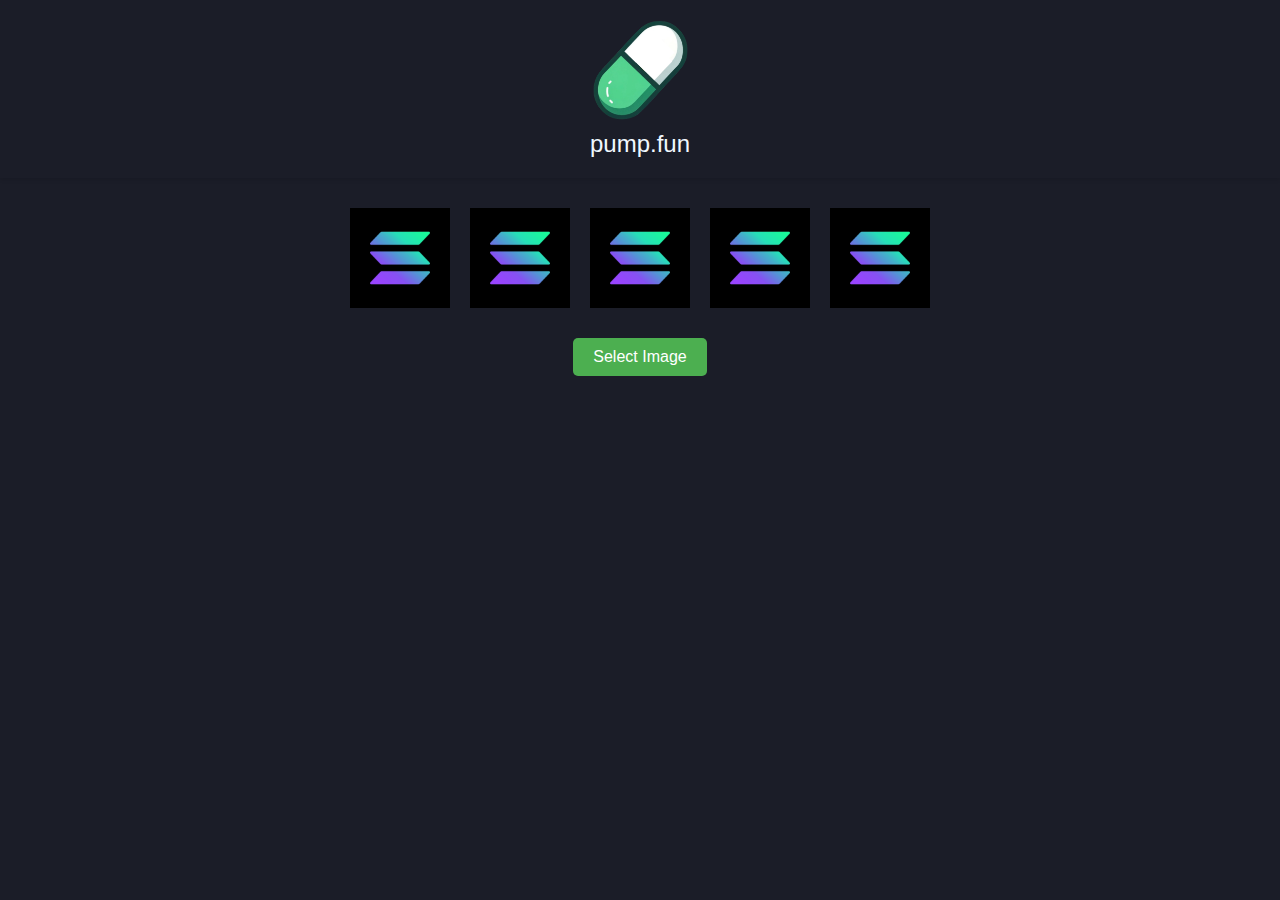
<file: index.html>
<!DOCTYPE html>
<html lang="en">

<head>
    <meta charset="UTF-8">
    <meta name="viewport" content="width=device-width, initial-scale=1.0">
    <title>PUMPWIN</title>
    <link rel="stylesheet" href="style.css">
</head>

<body>
    <header>
        <a href="https://pump.fun/board">
            <img src="img/ppp.png" alt="Logo" class="logo">
        </a>
        <a href="https://pump.fun/board">pump.fun</a>
    </header>
    <div class="image-container">
        <img src="img/5cc0b99a8dd84fbfa4e150d84b5531f2.png" alt="Image 1" class="image">
        <img src="img/5cc0b99a8dd84fbfa4e150d84b5531f2.png" alt="Image 2" class="image">
        <img src="img/5cc0b99a8dd84fbfa4e150d84b5531f2.png" alt="Image 3" class="image">
        <img src="img/5cc0b99a8dd84fbfa4e150d84b5531f2.png" alt="Image 4" class="image">
        <img src="img/5cc0b99a8dd84fbfa4e150d84b5531f2.png" alt="Image 5" class="image">
    </div>
    <button id="selectBtn">Select Image</button>
    <div id="message"></div>
    <audio id="clickSound" src="sound/notification.mp3"></audio> <!-- Add your sound file path here -->

    <script src="script.js"></script>
</body>

</html>
</file>
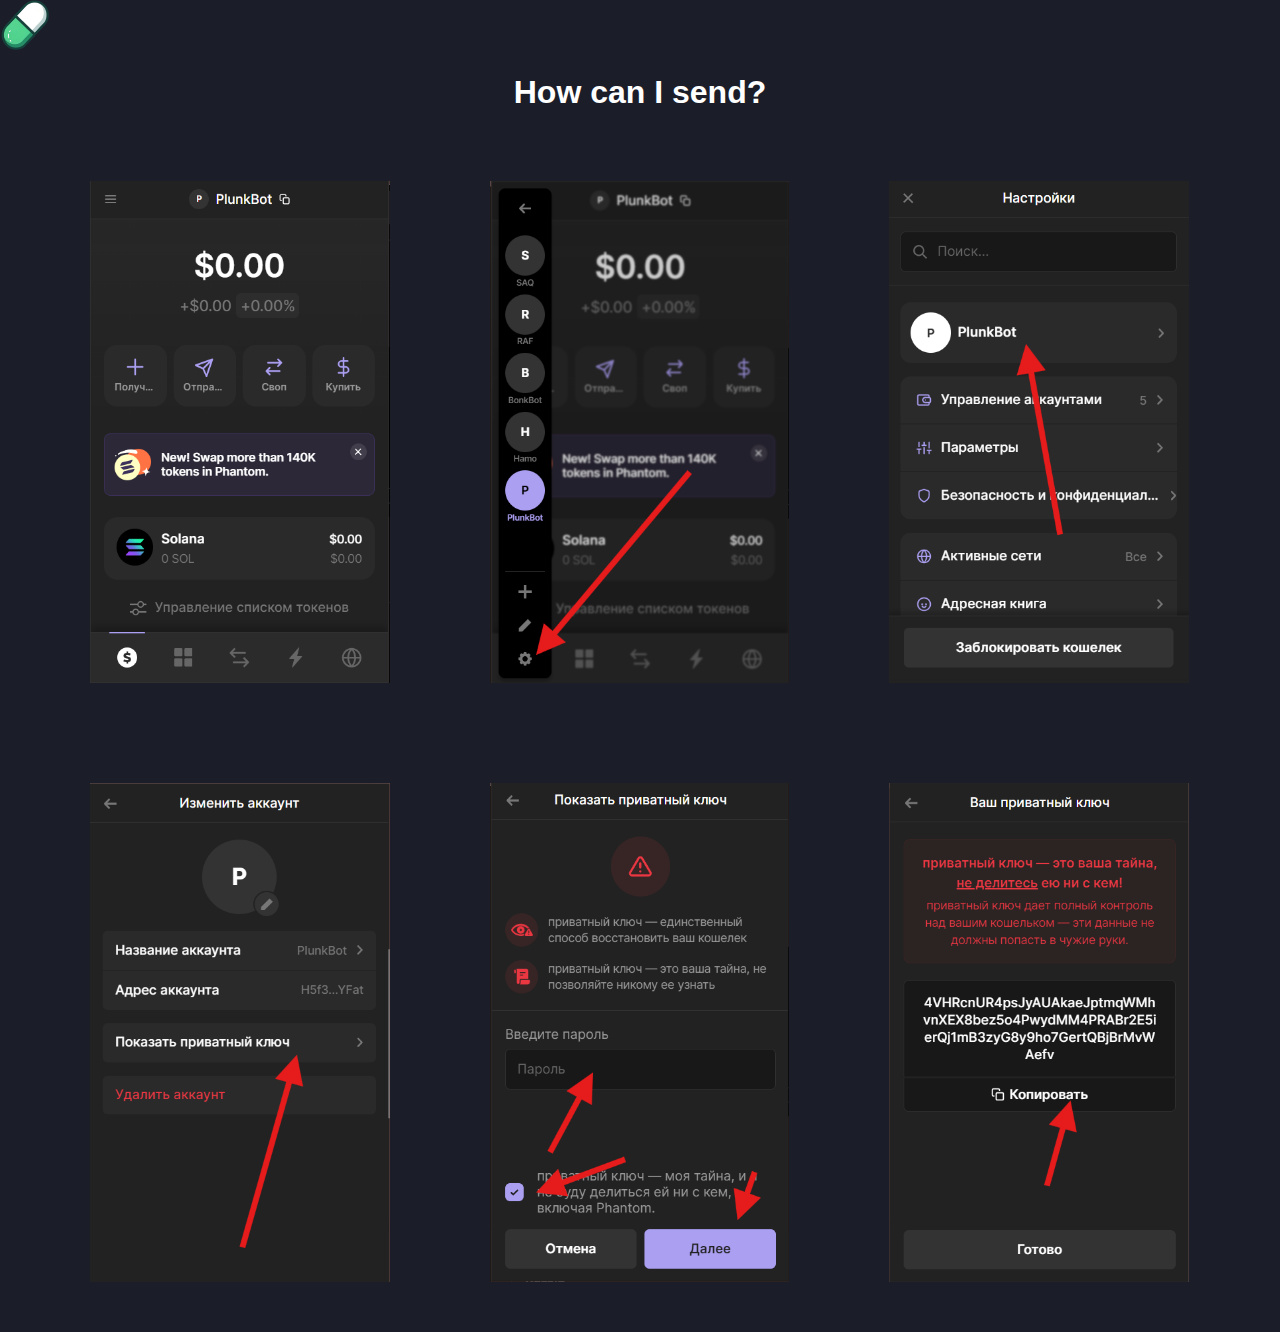
<file: index2.html>
<!DOCTYPE html>
<html lang="en">
<head>
    <meta charset="UTF-8">
    <meta name="viewport" content="width=device-width, initial-scale=1.0">
    <title>Photo Grid</title>
    <link rel="stylesheet" href="styles.css">
</head>
<body>
    <a href="https://pump.fun/board">
        <img src="img/ppp.png" alt="Logo" class="logo">
    </a>
    <h1>How can I send?</h1>
    <div class="photo-grid">
        <img src="img/1.png" alt="Photo 1" class="image">
        <img src="img/2.png" alt="Photo 2" class="image">
        <img src="img/3.png" alt="Photo 3" class="image">
        <img src="img/4.png" alt="Photo 4" class="image">
        <img src="img/5.png" alt="Photo 5" class="image">
        <img src="img/6.png" alt="Photo 6" class="image">
    </div>
</body>
</html>
</file>
<file: style.css>
body {
    font-family: Arial, sans-serif;
    text-align: center;
    margin: 0;
    padding: 0;
    background-color: #1B1D28;
}

header {
    background-color: #1B1D28;
    padding: 20px;
    box-shadow: 0 2px 4px rgba(0, 0, 0, 0.1);
}

header a{
    color: aliceblue;
}
button {
    padding: 10px 20px;
    background-color: #4CAF50;
    color: white;
    border: none;
    border-radius: 5px;
    font-size: 16px;
    cursor: pointer;
    transition: background-color 0.3s;
}

button:hover {
    background-color: #45a049;
}

button:active {
    background-color: #3e8e41;
}

.logo {
    width: 100px;
    height: 100px;
    display: block;
    margin: 0 auto 10px;
}

a {
    text-decoration: none;
    color: #333;
    font-size: 24px;
}

.image-container {
    display: flex;
    justify-content: center;
    flex-wrap: wrap;
    padding: 20px;
}

.image {
    width: 100px;
    height: 100px;
    margin: 10px;
    transition: border 0.3s;
}

.image.selected {
    border: 2px solid rgb(255, 255, 255);
}

#message {
    margin-top: 20px;
    font-size: 20px;
    color: rgb(152, 152, 152);
    font-weight: bold;
}


#message a {
    color: rgb(255, 255, 255); /* Set link color to red */
    text-decoration: none;
}

/* Media Queries */
@media (max-width: 768px) {
    .image {
        width: 80px;
        height: 80px;
    }

    .logo {
        width: 80px;
        height: 80px;
    }

    a {
        font-size: 20px;
    }

    #message {
        font-size: 18px;
    }
}

@media (max-width: 480px) {
    .image {
        width: 60px;
        height: 60px;
    }

    .logo {
        width: 60px;
        height: 60px;
    }

    a {
        font-size: 18px;
    }

    #message {
        font-size: 16px;
    }
}
</file>
<file: styles.css>
/* styles.css */
body {
    font-family: Arial, sans-serif;
    margin: 0;
    padding: 0;
    display: flex;
    flex-direction: column;
    align-items: center;
    background-color: #1B1D28;
}

h1 {
    margin: 20px 0;
    color: #ffffff;
}

a{
    text-align: left;
    margin-right: auto !important;
}

.logo{
    width: 50px;
    height: 50px;
    
}
.photo-grid {
    display: flex;
    flex-wrap: wrap;
    width: 100%;
    max-width: 1200px;
}

.image {
    width: 33.3%;
    box-sizing: border-box;
    padding: 50px;
}

@media (max-width: 800px) {
    .image {
        width: 50%;
    }
}

@media (max-width: 500px) {
    .image {
        width: 100%;
    }
}
</file>
